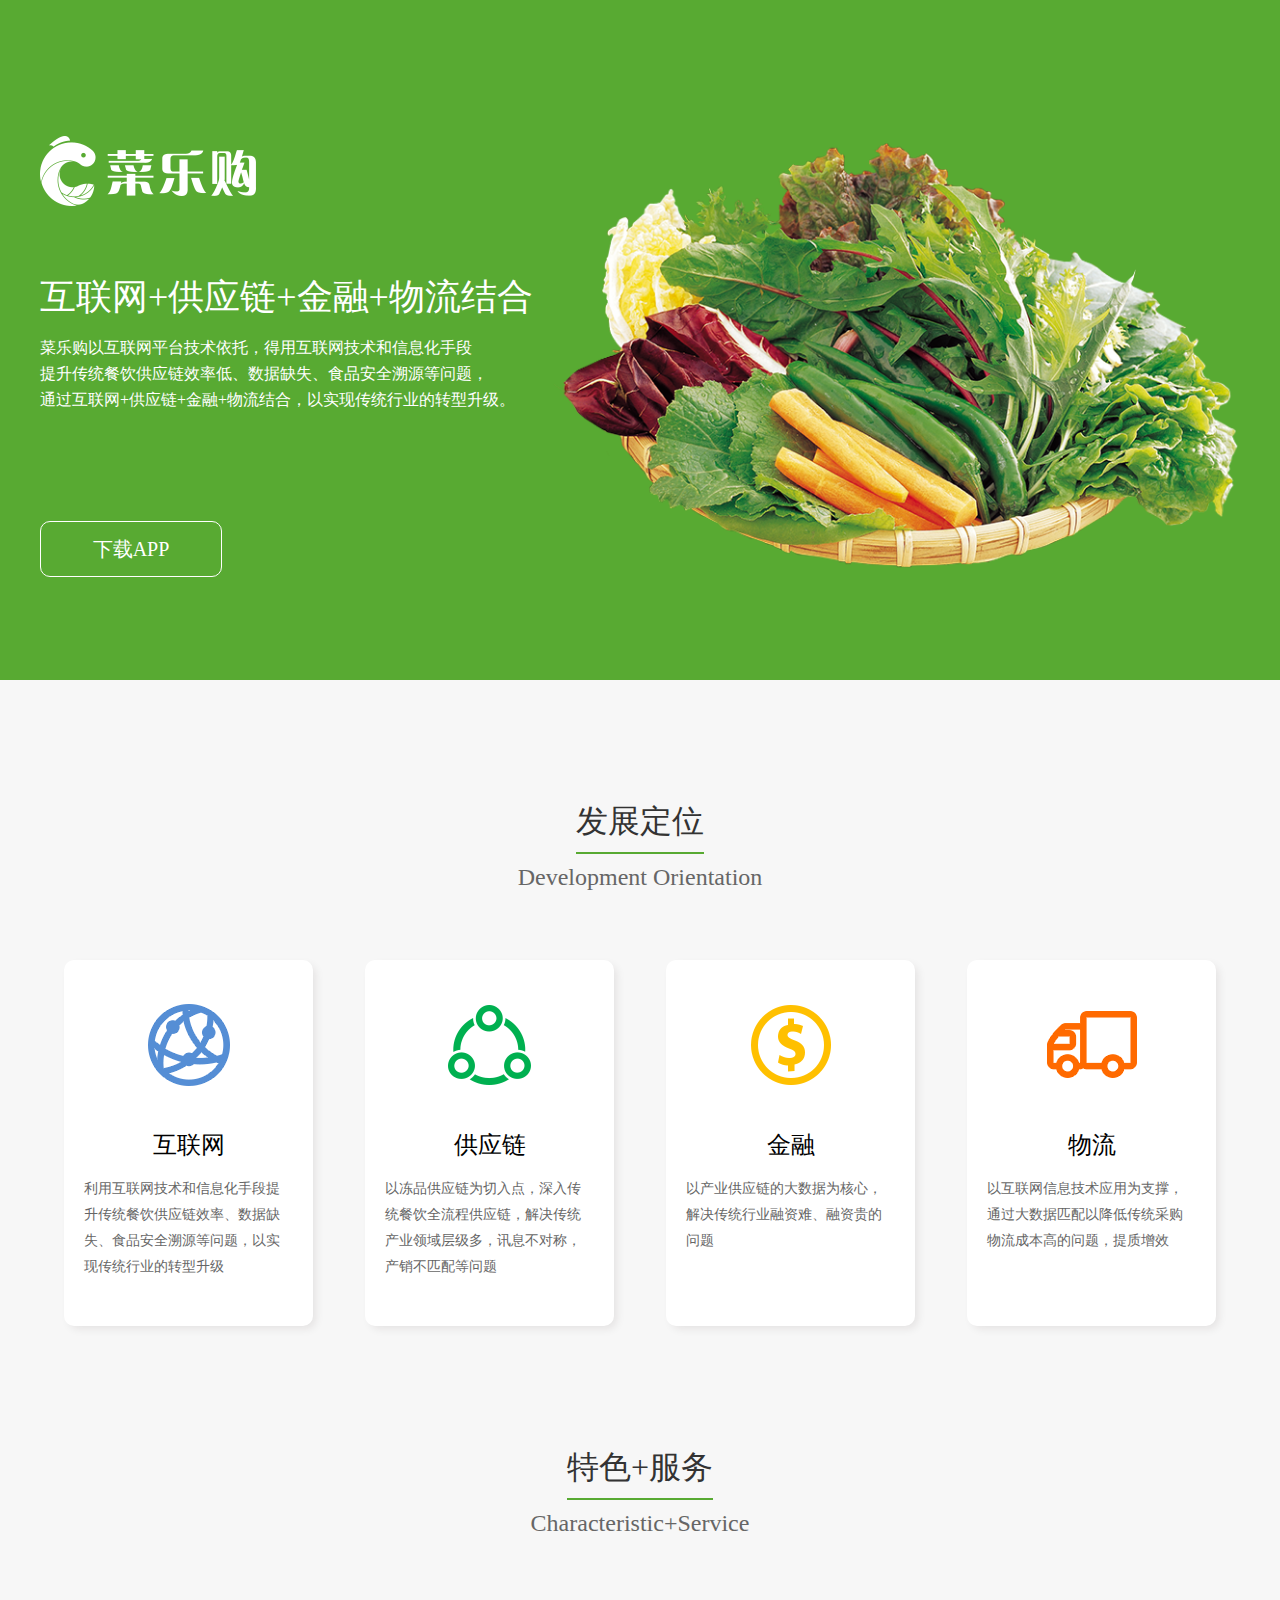
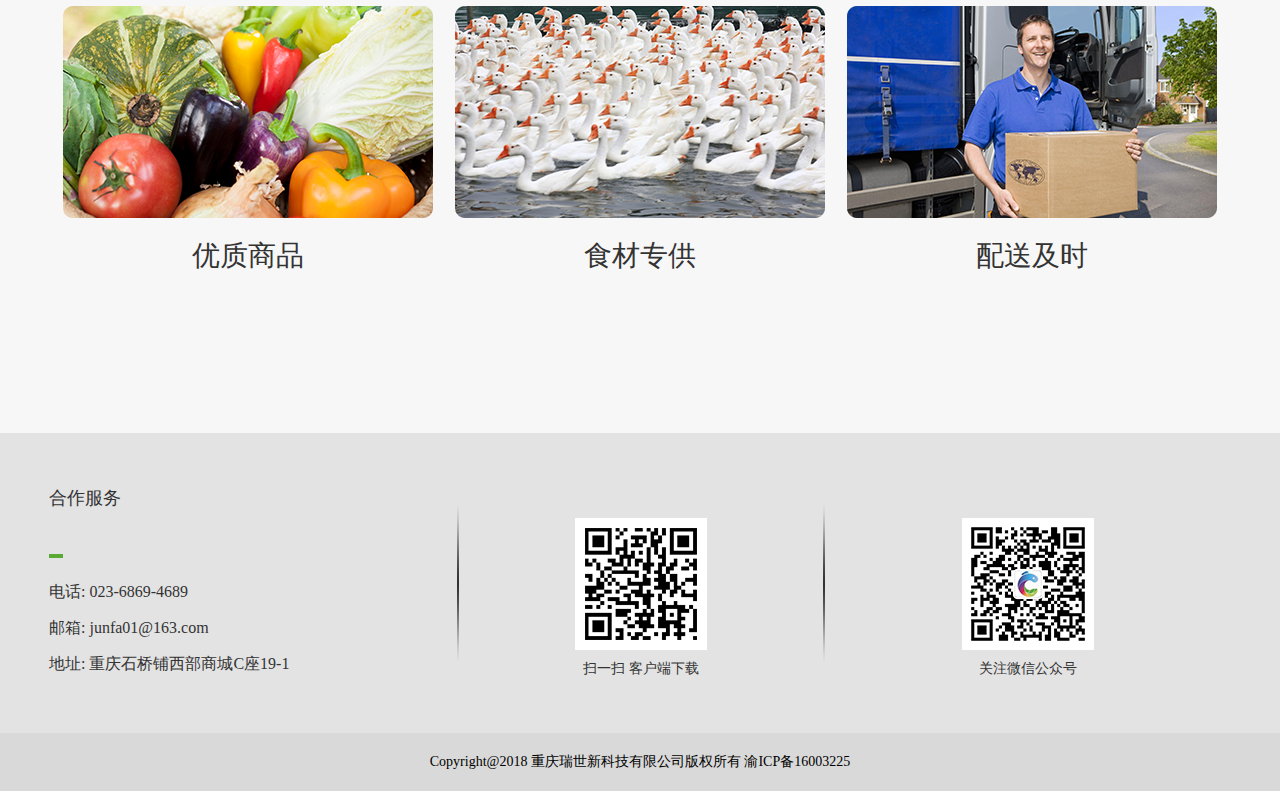
<file: index.html>
<!DOCTYPE html>
<html lang="en">
  <head>
    <meta http-equiv="Content-Type" content="text/html; charset=utf-8" />
    <meta name="viewport" content="width=1300, initial-scale=0.34" />
    <meta http-equiv="X-UA-Compatible" content="IE=edge,chrome=1" />
    <meta name="apple-mobile-web-app-status-bar-style" content="white" />
    <meta name="apple-mobile-web-app-capable" content="yes" />
    <meta name="format-detection" content="telephone=no" />
    <meta name="keywords" content="菜乐购" />
    <meta name="description" content="菜乐购" />
    <title>菜乐购</title>
    <link rel="shortcut icon" href="/favicon.ico" type="image/x-icon" />
    <link rel="stylesheet" href="./styles/normalize.min.css" />
    <link rel="stylesheet" href="./styles/style.min.css" />
  </head>
  <body>
    <div class="cl-header">
      <div class="cl-header-row cl-header-content cl-clear">
        <div class="cl-header-col">
          <div class="cl-header-logo">
            <img src="./images/logo.png" alt="菜乐购LOGO" />
          </div>
          <div class="cl-header-tit">
            <p>互联网+供应链+金融+物流结合</p>
          </div>
          <div class="cl-header-info">
            <p class="cl-header-info-p">
              菜乐购以互联网平台技术依托，得用互联网技术和信息化手段
            </p>
            <p class="cl-header-info-p">
              提升传统餐饮供应链效率低、数据缺失、食品安全溯源等问题，
            </p>
            <p class="cl-header-info-p">
              通过互联网+供应链+金融+物流结合，以实现传统行业的转型升级。
            </p>
          </div>
          <div class="cl-header-download">
            <a class="cl-header-download-button" href="/download.html">
              下载APP
            </a>
          </div>
        </div>
        <div class="cl-header-col">
          <div class="cl-header-img">
            <img src="./images/header-img.png" />
          </div>
        </div>
      </div>
    </div>
    <div class="cl-content">
      <div class="cl-content-inner">
        <div class="cl-content-title">
          <div class="cl-content-title-cn">
            <span>发展定位</span>
          </div>
          <div class="cl-content-title-en">
            <span>Development Orientation</span>
          </div>
        </div>
        <div class="cl-content-row cl-content-one cl-clear">
          <div class="cl-content-col cl-content-one-item">
            <div class="cl-content-one-icon">
              <img src="./images/206.png" />
            </div>
            <div class="cl-content-one-tit">
              <p>互联网</p>
            </div>
            <div class="cl-content-one-info">
              <p>
                利用互联网技术和信息化手段提升传统餐饮供应链效率、数据缺失、食品安全溯源等问题，以实现传统行业的转型升级
              </p>
            </div>
          </div>
          <div class="cl-content-col cl-content-one-item">
            <div class="cl-content-one-icon">
              <img src="./images/207.png" />
            </div>
            <div class="cl-content-one-tit">
              <p>供应链</p>
            </div>
            <div class="cl-content-one-info">
              <p>
                以冻品供应链为切入点，深入传统餐饮全流程供应链，解决传统产业领域层级多，讯息不对称，产销不匹配等问题
              </p>
            </div>
          </div>
          <div class="cl-content-col cl-content-one-item">
            <div class="cl-content-one-icon">
              <img src="./images/208.png" />
            </div>
            <div class="cl-content-one-tit">
              <p>金融</p>
            </div>
            <div class="cl-content-one-info">
              <p>
                以产业供应链的大数据为核心，解决传统行业融资难、融资贵的问题
              </p>
            </div>
          </div>
          <div class="cl-content-col cl-content-one-item">
            <div class="cl-content-one-icon">
              <img src="./images/209.png" />
            </div>
            <div class="cl-content-one-tit">
              <p>物流</p>
            </div>
            <div class="cl-content-one-info">
              <p>
                以互联网信息技术应用为支撑，通过大数据匹配以降低传统采购物流成本高的问题，提质增效
              </p>
            </div>
          </div>
        </div>
      </div>
    </div>
    <div class="cl-content">
      <div class="cl-content-inner">
        <div class="cl-content-title">
          <div class="cl-content-title-cn">
            <span>特色+服务</span>
          </div>
          <div class="cl-content-title-en">
            <span>Characteristic+Service</span>
          </div>
        </div>
        <div class="cl-content-row cl-content-ser cl-clear">
          <div class="cl-content-col cl-content-ser-item">
            <div class="cl-content-ser-img">
              <img src="./images/306.png" />
            </div>
            <div class="cl-content-ser-tit">
              <p>优质商品</p>
            </div>
          </div>
          <div class="cl-content-col cl-content-ser-item">
            <div class="cl-content-ser-img">
              <img src="./images/307.png" />
            </div>
            <div class="cl-content-ser-tit">
              <p>食材专供</p>
            </div>
          </div>
          <div class="cl-content-col cl-content-ser-item">
            <div class="cl-content-ser-img">
              <img src="./images/308.png" />
            </div>
            <div class="cl-content-ser-tit">
              <p>配送及时</p>
            </div>
          </div>
        </div>
      </div>
    </div>
    <div class="cl-footer">
      <div class="cl-footer-inner">
        <div class="cl-footer-row cl-clear">
          <div class="cl-footer-col cl-footer-left">
            <div class="cl-footer-tit">
              <p>合作服务</p>
            </div>
            <div class="cl-footer-green-line"></div>
            <ul class="cl-footer-ul">
              <li class="cl-footer-li">
                <span>电话: 023-6869-4689</span>
              </li>
              <li class="cl-footer-li">
                <span>邮箱: junfa01@163.com</span>
              </li>
              <li class="cl-footer-li">
                <span>地址: 重庆石桥铺西部商城C座19-1</span>
              </li>
            </ul>
          </div>
          <div class="cl-footer-col cl-footer-line"><span></span></div>
          <div class="cl-footer-col cl-footer-center">
            <div class="cl-footer-code">
              <img src="./images/409.png" />
            </div>
            <div class="cl-footer-text">
              <p>扫一扫 客户端下载</p>
            </div>
          </div>
          <div class="cl-footer-col cl-footer-line"><span></span></div>
          <div class="cl-footer-col cl-footer-right">
            <div class="cl-footer-code">
              <img src="./images/410.png" />
            </div>
            <div class="cl-footer-text">
              <p>关注微信公众号</p>
            </div>
          </div>
        </div>
      </div>
      <div class="copy-right">
        <p>Copyright@2018 重庆瑞世新科技有限公司版权所有 渝ICP备16003225</p>
      </div>
    </div>
  </body>
</html>
</file>
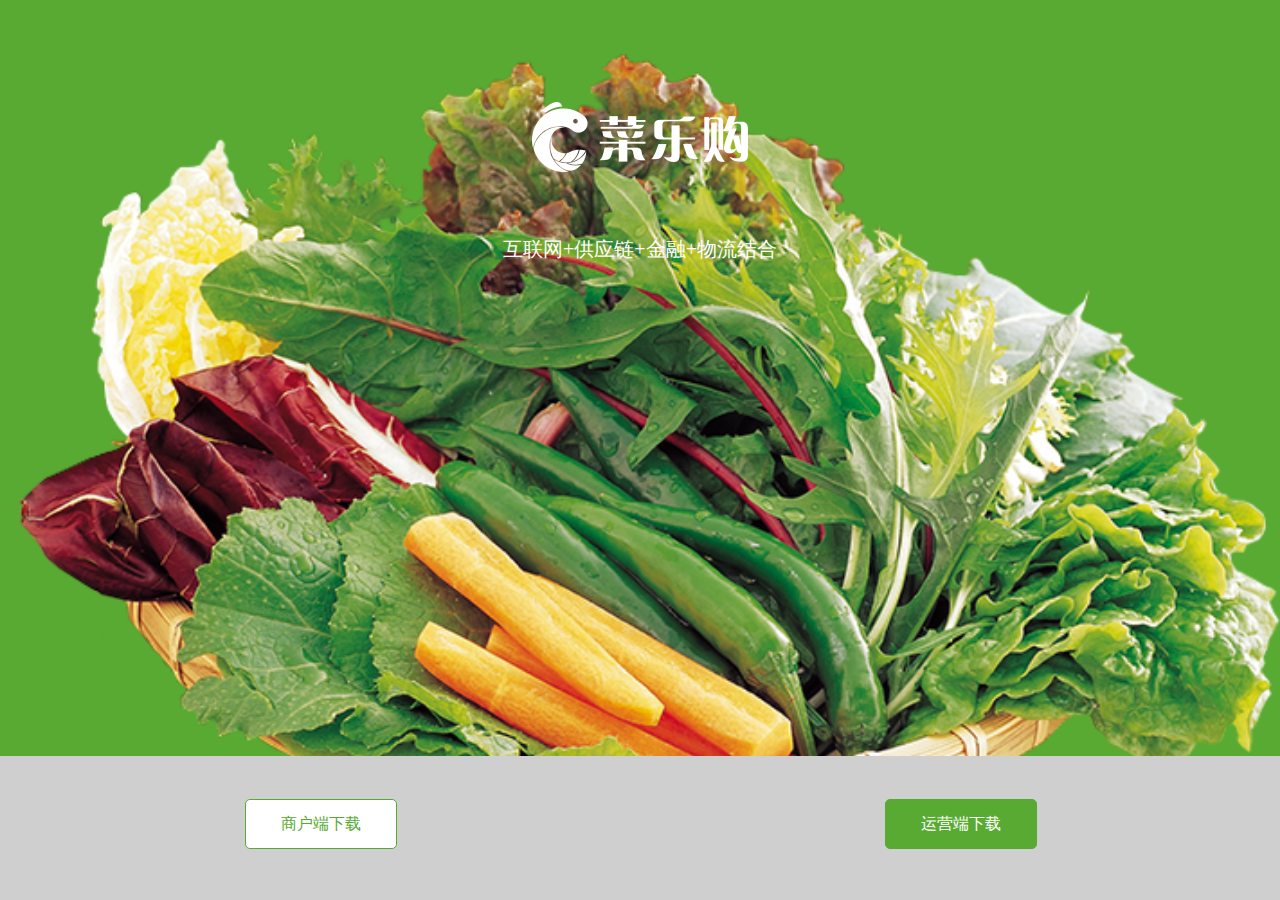
<file: download.html>
<!DOCTYPE html>
<html lang="en">
  <head>
    <meta charset="utf-8" />
    <meta
      name="viewport"
      content="initial-scale=1.0, maximum-scale=1.0, user-scalable=no"
    />
    <meta name="apple-mobile-web-app-capable" content="yes" />
    <META HTTP-EQUIV="Pragma" CONTENT="no-cache" />
    <META HTTP-EQUIV="Cache-Control" CONTENT="no-cache" />
    <meta http-equiv="expires" content="Tue, 01 Jan 1980 1:00:00 GMT" />
    <META HTTP-EQUIV="Expires" CONTENT="0" />
    <link rel="shortcut icon" href="favicon.ico" />
    <title>菜乐购-APP下载</title>
    <style type="text/css">
      * {
        margin: 0;
        padding: 0;
        font-family: '微软雅黑';
      }

      body,
      html {
        width: 100%;
        height: 100%;
      }

      body {
        position: relative;
        background-color: #58aa32;
        background-image: url(./images/header-img.png);
        background-size: contain;
        background-repeat: no-repeat;
        background-position: center;
      }

      header {
        padding-top: 8%;
      }

      .cl-clear {
        zoom: 1;
      }

      .cl-clear:after {
        display: block;
        content: '';
        clear: both;
        visibility: hidden;
        height: 0;
      }

      .logo {
        font-size: 0;
        text-align: center;
      }

      .title {
        margin-top: 5%;
      }

      .title p {
        text-align: center;
        font-size: 20px;
        color: #ffffff;
      }

      footer {
        position: fixed;
        bottom: 0;
        left: 0;
        width: 100%;
        height: 16%;
        background: #cfcfcf;
      }

      .footer-item {
        float: left;
        width: 50%;
        height: 100%;
      }

      .footer-item a {
        position: relative;
        display: inline-block;
        height: 48px;
        line-height: 48px;
        width: 150px;
        left: 50%;
        top: 30%;
        margin-left: -75px;
        text-align: center;
        text-decoration: none;
        font-size: 16px;
      }

      .footer-item a.btn1 {
        background: #ffffff;
        color: #58aa32;
        border: 1px solid #58aa32;
        border-radius: 5px;
      }

      .footer-item a.btn2 {
        background: #58aa32;
        color: #ffffff;
        border: 1px solid #58aa32;
        border-radius: 5px;
      }

      div.wechatpop {
        position: relative;
        display: none;
        height: 100%;
        background-color: rgba(0, 0, 0, 0.8);
        z-index: 9;
      }

      div.wechatpop > span {
        display: block;
        margin: 0 5% 0 14%;
        height: 100%;
        background: url(./images/wechatpop.png) no-repeat center top;
        background-size: 100%;
      }

      .loading {
        display: none;
        position: fixed;
        pointer-events: auto;
        top: 0;
        left: 0;
        width: 100%;
        height: 100%;
        background: #000;
        opacity: 0.3;
        padding: 75% 0;
        z-index: 199;
        text-align: center;
      }

      .loading > span {
        color: #fff;
        font-size: 14px;
      }
    </style>
  </head>

  <body>
    <!-- <div class="footer-bg"></div> -->
    <div class="wechatpop">
      <!-- <img src="static/images/wechatpop.png" alt="提示浏览器打开"> -->
      <span></span>
    </div>
    <header>
      <div class="logo">
        <img src="./images/logo.png" />
      </div>
      <div class="title">
        <p>互联网+供应链+金融+物流结合</p>
      </div>
    </header>
    <footer class="cl-clear">
      <div class="footer-item">
        <a id="shd" class="btn1" href="javascript:;">商户端下载</a>
      </div>
      <div class="footer-item">
        <a id="yyd" class="btn2" href="javascript:;">运营端下载</a>
      </div>
    </footer>
    <div class="loading">
      <span>加载中...</span>
    </div>
    <script src="./js/jquery.min.js"></script>
    <script type="text/javascript">
      $(function() {
        var shareEndClientId = GetQueryString('shareEndClientId');
        var shareUserId = GetQueryString('shareUserId');
        //var url = "http://dfz.dph168.com/web/partner/goShare?shareEndClientId=" + shareEndClientId + "&shareUserId=" + shareUserId;
        //$("#register").attr("href", url)
        // getDownloadUrl()
        var ua = navigator.userAgent.toLowerCase();
        if (ua.match(/MicroMessenger/i) == 'micromessenger') {
          // 商户端
          $('#shd').attr('href', "javascript:$('.wechatpop').fadeIn();");
          // 配送端
          // $('#psd').attr('href', "javascript:$('.wechatpop').fadeIn();");
          // 运营端
          $('#yyd').attr('href', "javascript:$('.wechatpop').fadeIn();");
        } else {
          if (/iphone|ipad|ipod/.test(ua)) {
            // 商户端
            $('#shd').attr(
              'href',
              'https://itunes.apple.com/cn/app/id1108354243'
            );
            // 销售端
            // $('#psd').attr(
            //   'href',
            //   'https://itunes.apple.com/cn/app/id1239257350'
            // );
            // 运营端
            $('#yyd').attr(
              'href',
              'https://itunes.apple.com/cn/app/id1182844562'
            );
            //} else if (/android/.test(ua)) {
          } else {
            // 商户端
            // $("#shd").attr("href", "http://www.dph168.com/downloads/servicer-v2.4.1-31-20170701.apk")
            //     // 销售端
            // $("#psd").attr("href", "http://www.dph168.com/downloads/saler-v1.0.3-3-20170703.apk")
            //     // 运营端
            // $("#yyd").attr("href", "http://www.dph168.com/downloads/partner-v2.2.5-25-20170629.apk")
            getDownloadUrl();
          }
        }
      });

      function getDownloadUrl() {
        $('.loading').show();
        $.ajax({
          url: 'http://version.cailgou.com/api/getDownloadUrl',
          type: 'GET',
          dataType: 'jsonp',
          jsonp: 'callbackParam',
          jsonpCallback: 'success_jsonpCallback',
          contentType: 'application/json; charset=utf-8',
          success: function(json) {
            $('.loading').hide();
            if (json.state === 'success') {
              for (var i = 0, j = json.url; i < j.length; i++) {
                if (j[i].app_clients_type === 'servicer') {
                  $('#shd').attr('href', j[i].url);
                } else if (j[i].app_clients_type === 'saler') {
                  $('#psd').attr('href', j[i].url);
                } else if (j[i].app_clients_type === 'partner') {
                  $('#yyd').attr('href', j[i].url);
                } else {
                  console.log('未定义的userType，请添加后重试！');
                }
              }
            }
          },
          error: function() {
            $('.loading').hide();
            alert('网络异常，请刷新重试！');
          }
        });
      }

      function GetQueryString(name) {
        var reg = new RegExp('(^|&)' + name + '=([^&]*)(&|$)');

        var r = window.location.search.substr(1).match(reg);

        if (r != null) return unescape(r[2]);
        return '';
      }
    </script>
  </body>
</html>
</file>
<file: styles/style.min.css>
.cl-clear{zoom:1}.cl-clear:after{clear:both;display:block;visibility:hidden;height:0;content:''}::-webkit-scrollbar-thumb{background-color:#ccc}::-webkit-scrollbar{width:4px;height:4px}p{margin:0}.cl-header{height:680px;background:#58aa32}.cl-header-content{margin:0 auto;width:75pc}.cl-header-row{padding-top:118px}.cl-header-col{float:left}.cl-header-col:first-child{width:513px}.cl-header-col:nth-child(2){width:685px}.cl-header-logo{margin-top:18px}.cl-header-tit{margin-top:69px}.cl-header-tit p{color:#fff;font-size:36px;line-height:36px}.cl-header-info{padding-top:20px}.cl-header-info-p{height:26px;color:#fff;font-size:1pc;line-height:26px}.cl-header-download{margin-top:81pt}.cl-header-download-button{display:inline-block;width:180px;height:54px;border:1px solid #fff;border-radius:10px;color:#fff;text-align:center;text-decoration:none;font-size:20px;line-height:54px}.cl-header-img{margin-top:24px;font-size:0}.cl-header-img img{width:100%}.cl-content{background:#f7f7f7}.cl-content-inner{margin:0 auto;width:1182px}.cl-content-title{padding-top:110px}.cl-content-title-cn{text-align:center}.cl-content-title-cn span{display:inline-block;height:62px;border-bottom:2px solid #58aa32;color:#333;font-size:2pc;line-height:62px}.cl-content-title-en{text-align:center}.cl-content-title-en span{height:46px;color:#666;font-size:24px;line-height:46px}.cl-content-row{margin-top:60px}.cl-content-col{float:left}.cl-content-one-item{margin-right:52px;padding-top:40px;width:249px;border-radius:10px;background:#fff;box-shadow:4px 4px 10px -2px rgba(35,24,21,.1);text-align:center}.cl-content-one-item:first-child{margin-left:15px}.cl-content-one-item:last-child{margin-right:0}.cl-content-one-tit{margin-top:20px}.cl-content-one-tit p{height:62px;color:#000;font-size:24px;line-height:62px}.cl-content-one-info{margin:0 20px;height:150px;text-align:left}.cl-content-one-info p{color:#666;font-size:14px;line-height:26px}.cl-content-ser-item{margin-right:22px;padding-bottom:140px;text-align:center}.cl-content-ser-item:first-child{margin-left:14px}.cl-content-ser-item:last-child{margin-right:0}.cl-content-ser-img{font-size:0}.cl-content-ser-tit p{height:75px;color:#333;font-size:28px;line-height:75px}.cl-footer-col{float:left}.cl-footer-inner{background:#e3e3e3}.cl-footer-row{margin:0 auto;width:1182px}.copy-right{background:#d9d9d9}.copy-right p{height:58px;color:#000;text-align:center;font-size:14px;line-height:58px}.cl-footer-center{width:364px}.cl-footer-right{width:406px}.cl-footer-col{height:300px}.cl-footer-left{width:408px}.cl-footer-line{position:relative;width:2px}.cl-footer-center,.cl-footer-right{text-align:center}.cl-footer-line span{position:absolute;top:71px;left:0;display:inline-block;width:2px;height:158px;background:url(../images/line.png) no-repeat}.cl-footer-code{margin-top:85px;margin-bottom:11px;font-size:0}.cl-footer-text{color:#333;font-size:14px}.cl-footer-tit{margin-top:45px}.cl-footer-tit p{height:40px;color:#333;font-size:18px;line-height:40px}li,ul{margin:0;padding:0;list-style:none}.cl-footer-dl{margin-top:36px}.cl-footer-green-line{margin-top:36px;margin-bottom:1pc;width:14px;height:4px;background:#58aa32}.cl-footer-li{height:36px;line-height:36px}.cl-footer-li span{color:#333;font-size:1pc}
</file>
